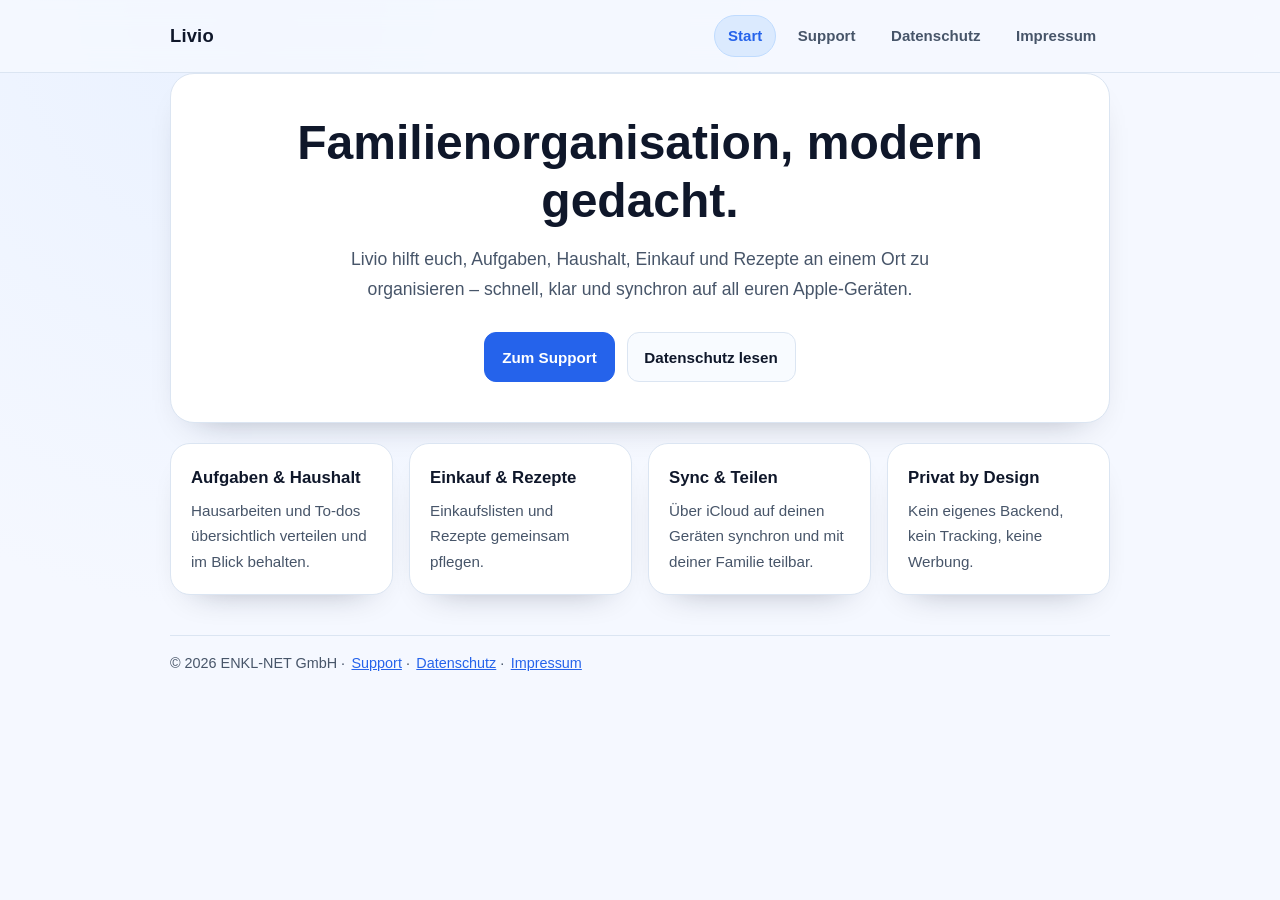
<file: index.html>
<!doctype html>
<html lang="de">
<head>
  <meta charset="utf-8">
  <title>Livio – Familienorganisation für Apple-Geräte</title>
  <meta name="viewport" content="width=device-width,initial-scale=1">
  <meta name="description" content="Livio hilft Familien, Aufgaben, Haushalt, Einkauf und Rezepte an einem Ort zu organisieren – synchron über iCloud, ohne Tracking.">
  <meta name="color-scheme" content="light dark">
  <meta name="theme-color" content="#2563eb">
  <link rel="icon" href="./favicon.svg" type="image/svg+xml">
  <link rel="stylesheet" href="./style.css">
</head>
<body>
  <a class="skip-link" href="#inhalt">Zum Inhalt springen</a>
  <header class="site-header">
    <div class="container header-inner">
      <a class="logo" href="./index.html">Livio</a>
      <nav class="nav" aria-label="Hauptnavigation">
        <a href="./index.html" aria-current="page">Start</a>
        <a href="./support.html">Support</a>
        <a href="./privacy.html">Datenschutz</a>
        <a href="./impressum.html">Impressum</a>
      </nav>
    </div>
  </header>

  <main id="inhalt" class="container">
    <section class="hero">
      <h1>Familienorganisation, modern gedacht.</h1>
      <p class="subtitle">Livio hilft euch, Aufgaben, Haushalt, Einkauf und Rezepte an einem Ort zu organisieren – schnell, klar und synchron auf all euren Apple-Geräten.</p>
      <div class="cta-row">
        <a class="btn primary" href="./support.html">Zum Support</a>
        <a class="btn secondary" href="./privacy.html">Datenschutz lesen</a>
      </div>
    </section>

    <section class="features" aria-label="Funktionen">
      <div class="card"><h2>Aufgaben &amp; Haushalt</h2><p>Hausarbeiten und To-dos übersichtlich verteilen und im Blick behalten.</p></div>
      <div class="card"><h2>Einkauf &amp; Rezepte</h2><p>Einkaufslisten und Rezepte gemeinsam pflegen.</p></div>
      <div class="card"><h2>Sync &amp; Teilen</h2><p>Über iCloud auf deinen Geräten synchron und mit deiner Familie teilbar.</p></div>
      <div class="card"><h2>Privat by Design</h2><p>Kein eigenes Backend, kein Tracking, keine Werbung.</p></div>
    </section>
    <footer>
      &copy; 2026 ENKL-NET GmbH &middot; <a href="./support.html">Support</a> &middot; <a href="./privacy.html">Datenschutz</a> &middot; <a href="./impressum.html">Impressum</a>
    </footer>
  </main>
</body>
</html>
</file>
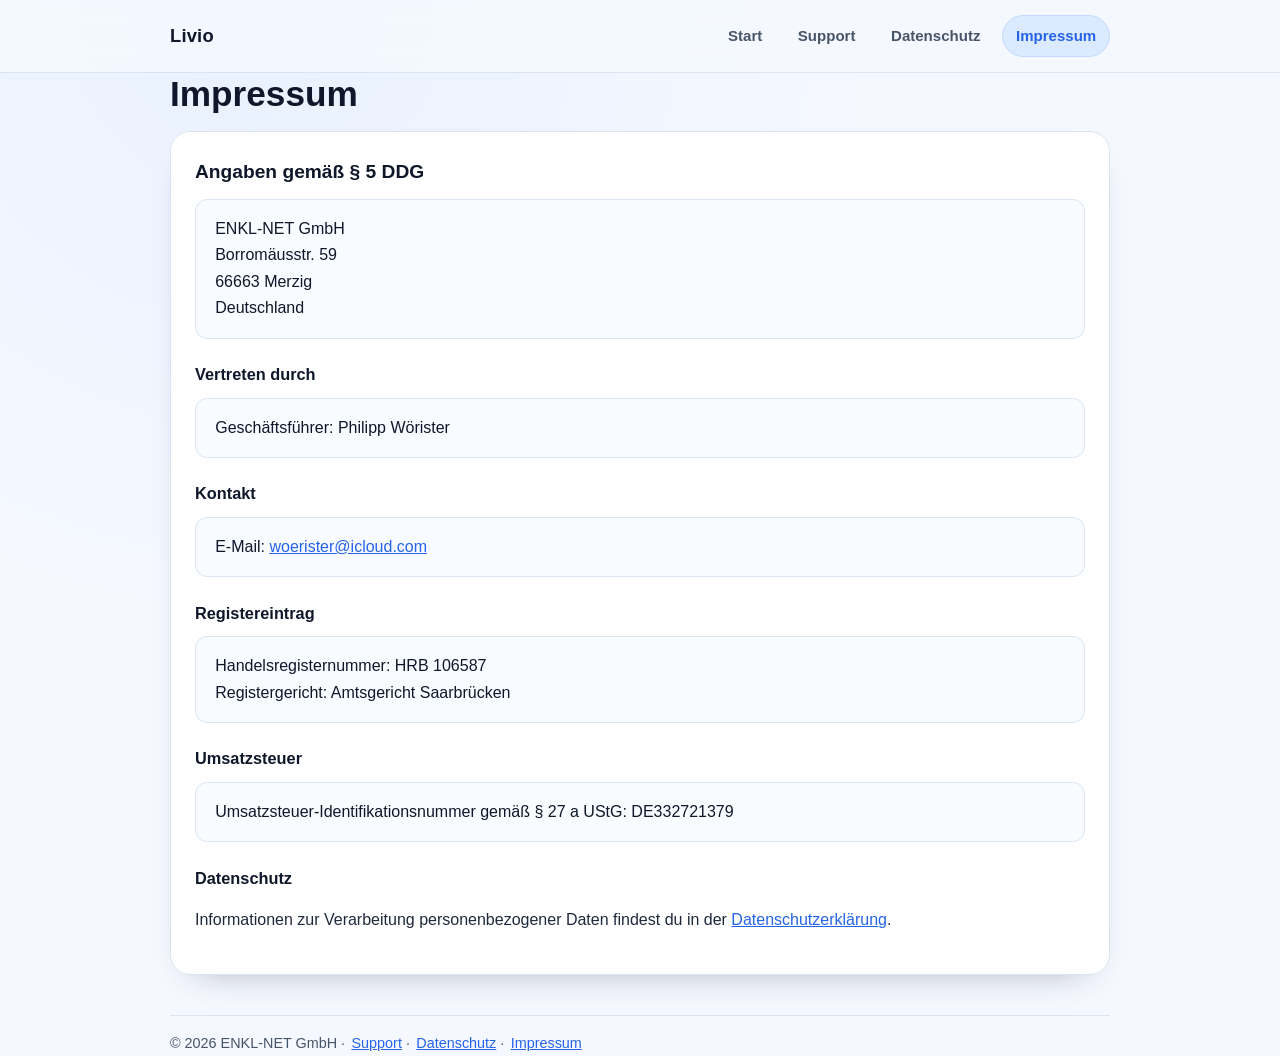
<file: impressum.html>
<!doctype html>
<html lang="de">
<head>
  <meta charset="utf-8">
  <title>Livio – Impressum</title>
  <meta name="viewport" content="width=device-width,initial-scale=1">
  <meta name="description" content="Impressum der ENKL-NET GmbH, Anbieter der App Livio.">
  <meta name="color-scheme" content="light dark">
  <meta name="theme-color" content="#2563eb">
  <link rel="icon" href="./favicon.svg" type="image/svg+xml">
  <link rel="stylesheet" href="./style.css">
</head>
<body>
  <a class="skip-link" href="#inhalt">Zum Inhalt springen</a>
  <header class="site-header">
    <div class="container header-inner">
      <a class="logo" href="./index.html">Livio</a>
      <nav class="nav" aria-label="Hauptnavigation">
        <a href="./index.html">Start</a>
        <a href="./support.html">Support</a>
        <a href="./privacy.html">Datenschutz</a>
        <a href="./impressum.html" aria-current="page">Impressum</a>
      </nav>
    </div>
  </header>

  <main id="inhalt" class="container">
    <h1>Impressum</h1>

    <section class="card">
      <h2>Angaben gemäß § 5 DDG</h2>
      <div class="legal-box">ENKL-NET GmbH<br>Borromäusstr. 59<br>66663 Merzig<br>Deutschland</div>
      <h3>Vertreten durch</h3>
      <div class="legal-box">Geschäftsführer: Philipp Wörister</div>
      <h3>Kontakt</h3>
      <div class="legal-box">E-Mail: <a href="mailto:woerister@icloud.com">woerister@icloud.com</a></div>
      <h3>Registereintrag</h3>
      <div class="legal-box">Handelsregisternummer: HRB 106587<br>Registergericht: Amtsgericht Saarbrücken</div>
      <h3>Umsatzsteuer</h3>
      <div class="legal-box">Umsatzsteuer-Identifikationsnummer gemäß § 27 a UStG: DE332721379</div>
      <h3>Datenschutz</h3>
      <p>Informationen zur Verarbeitung personenbezogener Daten findest du in der <a href="./privacy.html">Datenschutzerklärung</a>.</p>
    </section>
    <footer>
      &copy; 2026 ENKL-NET GmbH &middot; <a href="./support.html">Support</a> &middot; <a href="./privacy.html">Datenschutz</a> &middot; <a href="./impressum.html">Impressum</a>
    </footer>
  </main>
</body>
</html>
</file>
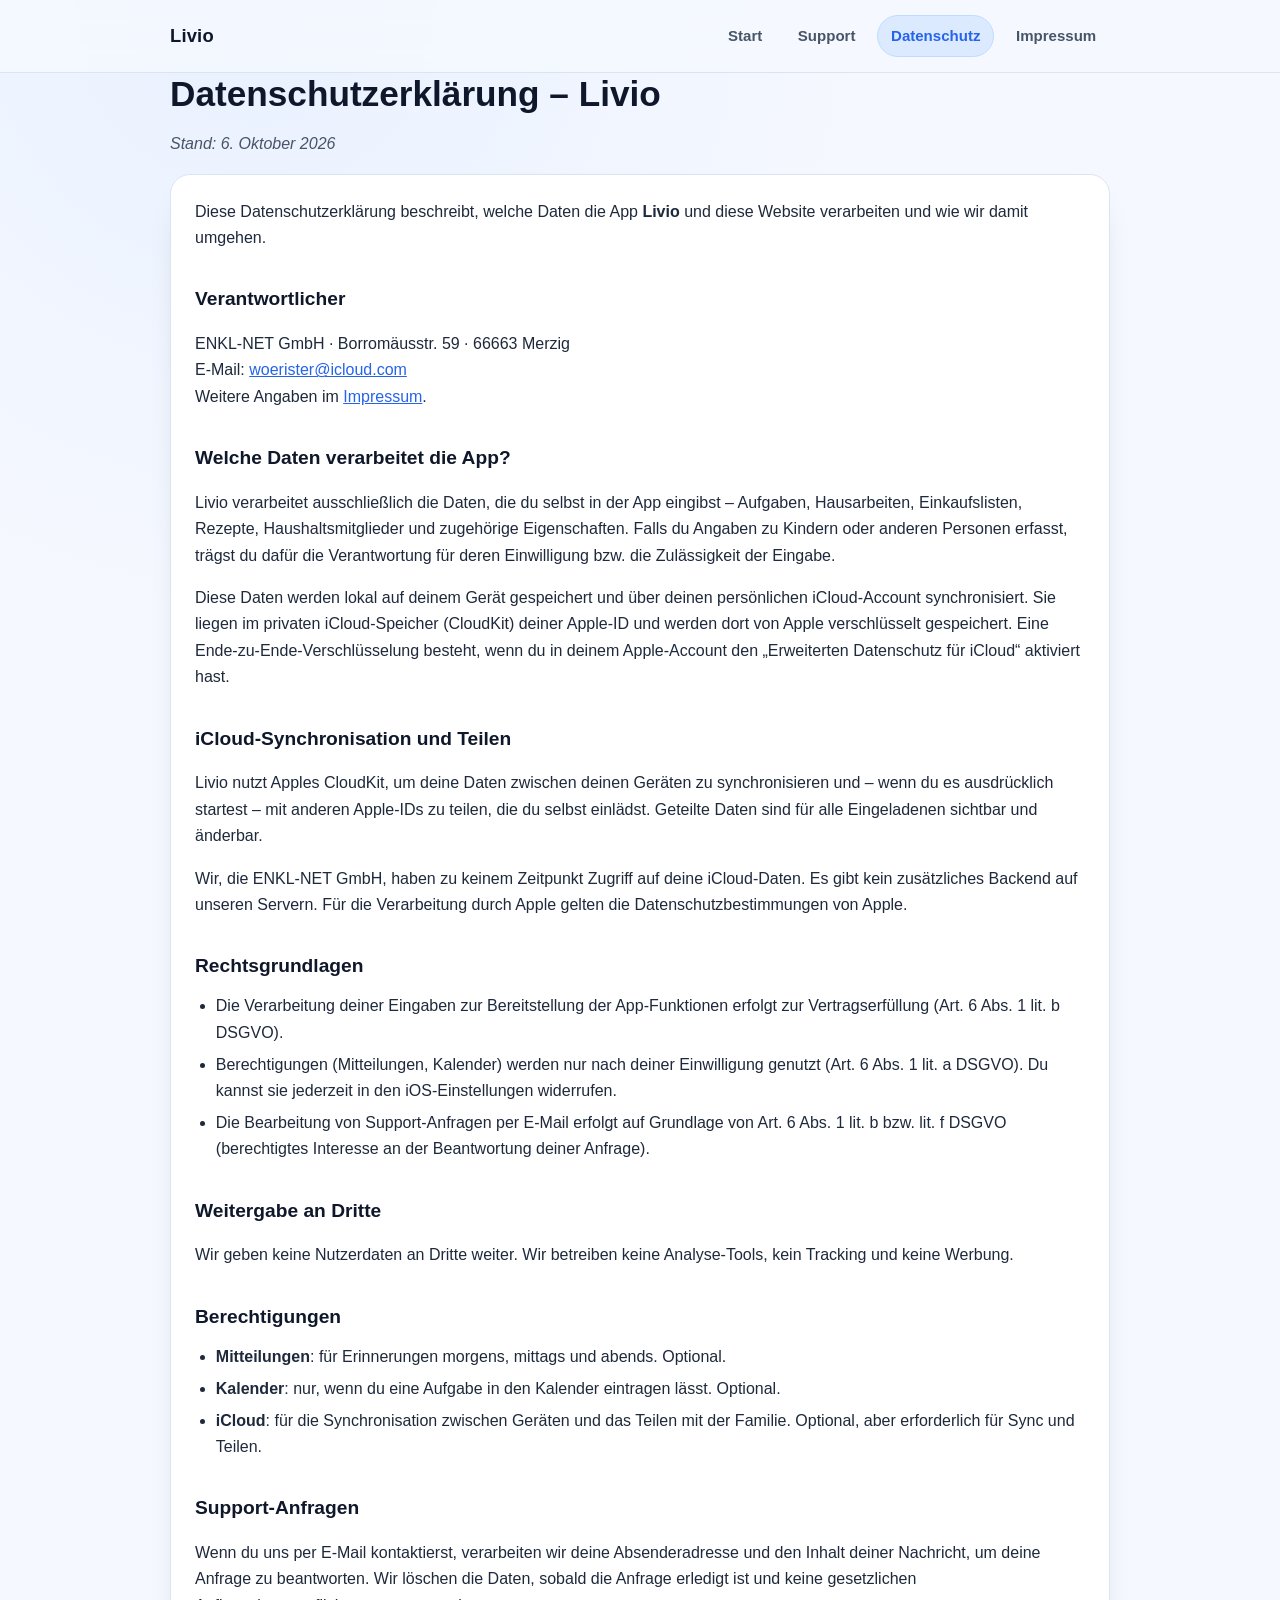
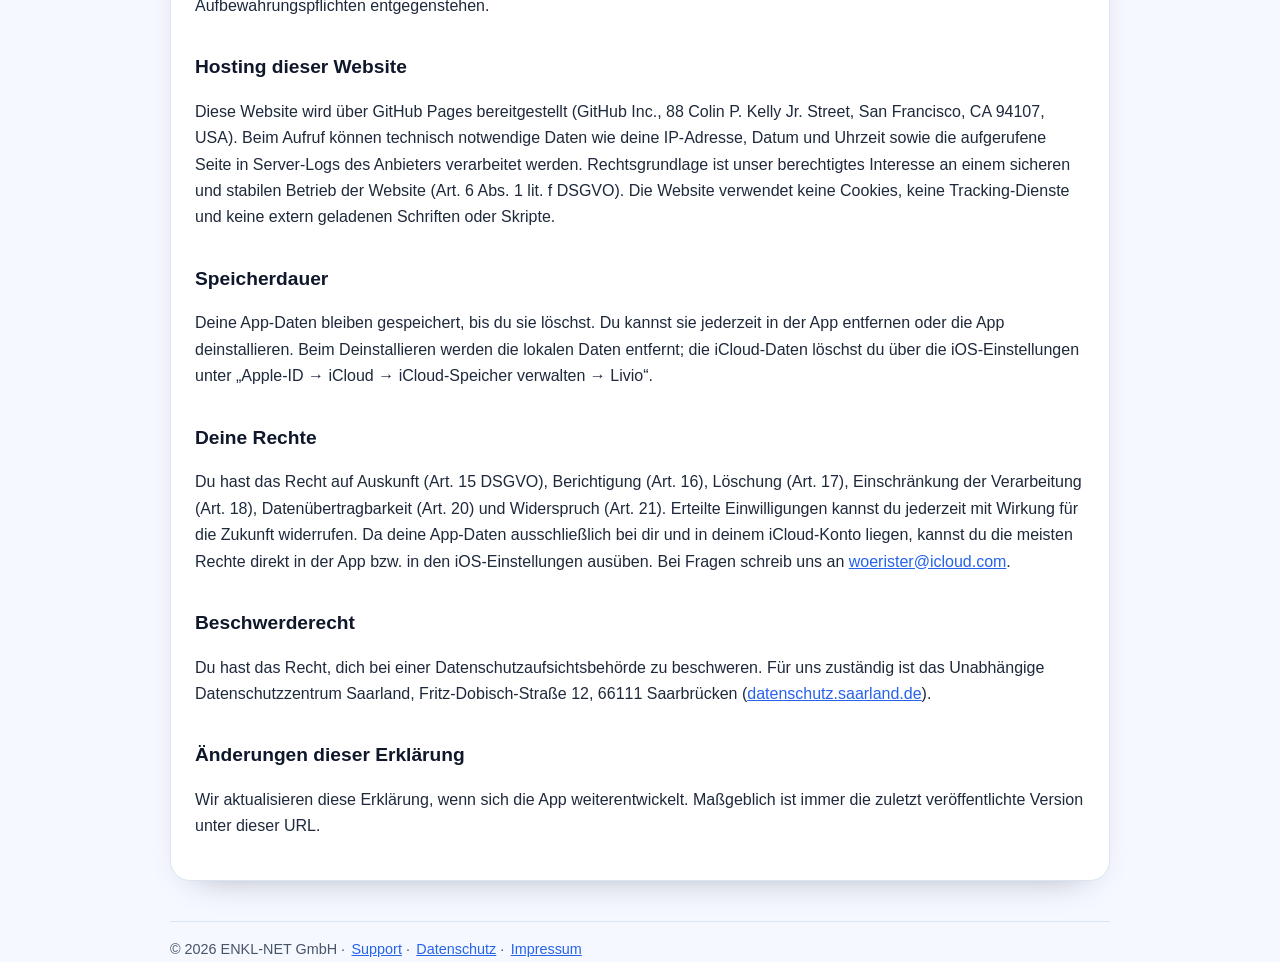
<file: privacy.html>
<!doctype html>
<html lang="de">
<head>
  <meta charset="utf-8">
  <title>Livio – Datenschutzerklärung</title>
  <meta name="viewport" content="width=device-width,initial-scale=1">
  <meta name="description" content="Datenschutzerklärung der App Livio der ENKL-NET GmbH: welche Daten verarbeitet werden, iCloud-Synchronisation und deine Rechte.">
  <meta name="color-scheme" content="light dark">
  <meta name="theme-color" content="#2563eb">
  <link rel="icon" href="./favicon.svg" type="image/svg+xml">
  <link rel="stylesheet" href="./style.css">
</head>
<body>
  <a class="skip-link" href="#inhalt">Zum Inhalt springen</a>
  <header class="site-header">
    <div class="container header-inner">
      <a class="logo" href="./index.html">Livio</a>
      <nav class="nav" aria-label="Hauptnavigation">
        <a href="./index.html">Start</a>
        <a href="./support.html">Support</a>
        <a href="./privacy.html" aria-current="page">Datenschutz</a>
        <a href="./impressum.html">Impressum</a>
      </nav>
    </div>
  </header>

  <main id="inhalt" class="container">
    <h1>Datenschutzerklärung – Livio</h1>
    <p class="muted"><em>Stand: 6. Oktober 2026</em></p>

    <section class="card">
      <p>Diese Datenschutzerklärung beschreibt, welche Daten die App <strong>Livio</strong> und diese Website verarbeiten und wie wir damit umgehen.</p>

      <h2>Verantwortlicher</h2>
      <p>ENKL-NET GmbH · Borromäusstr. 59 · 66663 Merzig<br>E-Mail: <a href="mailto:woerister@icloud.com">woerister@icloud.com</a><br>Weitere Angaben im <a href="./impressum.html">Impressum</a>.</p>

      <h2>Welche Daten verarbeitet die App?</h2>
      <p>Livio verarbeitet ausschließlich die Daten, die du selbst in der App eingibst – Aufgaben, Hausarbeiten, Einkaufslisten, Rezepte, Haushaltsmitglieder und zugehörige Eigenschaften. Falls du Angaben zu Kindern oder anderen Personen erfasst, trägst du dafür die Verantwortung für deren Einwilligung bzw. die Zulässigkeit der Eingabe.</p>
      <p>Diese Daten werden lokal auf deinem Gerät gespeichert und über deinen persönlichen iCloud-Account synchronisiert. Sie liegen im privaten iCloud-Speicher (CloudKit) deiner Apple-ID und werden dort von Apple verschlüsselt gespeichert. Eine Ende-zu-Ende-Verschlüsselung besteht, wenn du in deinem Apple-Account den „Erweiterten Datenschutz für iCloud“ aktiviert hast.</p>

      <h2>iCloud-Synchronisation und Teilen</h2>
      <p>Livio nutzt Apples CloudKit, um deine Daten zwischen deinen Geräten zu synchronisieren und – wenn du es ausdrücklich startest – mit anderen Apple-IDs zu teilen, die du selbst einlädst. Geteilte Daten sind für alle Eingeladenen sichtbar und änderbar.</p>
      <p>Wir, die ENKL-NET GmbH, haben zu keinem Zeitpunkt Zugriff auf deine iCloud-Daten. Es gibt kein zusätzliches Backend auf unseren Servern. Für die Verarbeitung durch Apple gelten die Datenschutzbestimmungen von Apple.</p>

      <h2>Rechtsgrundlagen</h2>
      <ul>
        <li>Die Verarbeitung deiner Eingaben zur Bereitstellung der App-Funktionen erfolgt zur Vertragserfüllung (Art. 6 Abs. 1 lit. b DSGVO).</li>
        <li>Berechtigungen (Mitteilungen, Kalender) werden nur nach deiner Einwilligung genutzt (Art. 6 Abs. 1 lit. a DSGVO). Du kannst sie jederzeit in den iOS-Einstellungen widerrufen.</li>
        <li>Die Bearbeitung von Support-Anfragen per E-Mail erfolgt auf Grundlage von Art. 6 Abs. 1 lit. b bzw. lit. f DSGVO (berechtigtes Interesse an der Beantwortung deiner Anfrage).</li>
      </ul>

      <h2>Weitergabe an Dritte</h2>
      <p>Wir geben keine Nutzerdaten an Dritte weiter. Wir betreiben keine Analyse-Tools, kein Tracking und keine Werbung.</p>

      <h2>Berechtigungen</h2>
      <ul>
        <li><strong>Mitteilungen</strong>: für Erinnerungen morgens, mittags und abends. Optional.</li>
        <li><strong>Kalender</strong>: nur, wenn du eine Aufgabe in den Kalender eintragen lässt. Optional.</li>
        <li><strong>iCloud</strong>: für die Synchronisation zwischen Geräten und das Teilen mit der Familie. Optional, aber erforderlich für Sync und Teilen.</li>
      </ul>

      <h2>Support-Anfragen</h2>
      <p>Wenn du uns per E-Mail kontaktierst, verarbeiten wir deine Absenderadresse und den Inhalt deiner Nachricht, um deine Anfrage zu beantworten. Wir löschen die Daten, sobald die Anfrage erledigt ist und keine gesetzlichen Aufbewahrungspflichten entgegenstehen.</p>

      <h2>Hosting dieser Website</h2>
      <p>Diese Website wird über GitHub Pages bereitgestellt (GitHub Inc., 88 Colin P. Kelly Jr. Street, San Francisco, CA 94107, USA). Beim Aufruf können technisch notwendige Daten wie deine IP-Adresse, Datum und Uhrzeit sowie die aufgerufene Seite in Server-Logs des Anbieters verarbeitet werden. Rechtsgrundlage ist unser berechtigtes Interesse an einem sicheren und stabilen Betrieb der Website (Art. 6 Abs. 1 lit. f DSGVO). Die Website verwendet keine Cookies, keine Tracking-Dienste und keine extern geladenen Schriften oder Skripte.</p>

      <h2>Speicherdauer</h2>
      <p>Deine App-Daten bleiben gespeichert, bis du sie löschst. Du kannst sie jederzeit in der App entfernen oder die App deinstallieren. Beim Deinstallieren werden die lokalen Daten entfernt; die iCloud-Daten löschst du über die iOS-Einstellungen unter „Apple-ID → iCloud → iCloud-Speicher verwalten → Livio“.</p>

      <h2>Deine Rechte</h2>
      <p>Du hast das Recht auf Auskunft (Art. 15 DSGVO), Berichtigung (Art. 16), Löschung (Art. 17), Einschränkung der Verarbeitung (Art. 18), Datenübertragbarkeit (Art. 20) und Widerspruch (Art. 21). Erteilte Einwilligungen kannst du jederzeit mit Wirkung für die Zukunft widerrufen. Da deine App-Daten ausschließlich bei dir und in deinem iCloud-Konto liegen, kannst du die meisten Rechte direkt in der App bzw. in den iOS-Einstellungen ausüben. Bei Fragen schreib uns an <a href="mailto:woerister@icloud.com">woerister@icloud.com</a>.</p>

      <h2>Beschwerderecht</h2>
      <p>Du hast das Recht, dich bei einer Datenschutzaufsichtsbehörde zu beschweren. Für uns zuständig ist das Unabhängige Datenschutzzentrum Saarland, Fritz-Dobisch-Straße 12, 66111 Saarbrücken (<a href="https://datenschutz.saarland.de" rel="noopener">datenschutz.saarland.de</a>).</p>

      <h2>Änderungen dieser Erklärung</h2>
      <p>Wir aktualisieren diese Erklärung, wenn sich die App weiterentwickelt. Maßgeblich ist immer die zuletzt veröffentlichte Version unter dieser URL.</p>
    </section>
    <footer>
      &copy; 2026 ENKL-NET GmbH &middot; <a href="./support.html">Support</a> &middot; <a href="./privacy.html">Datenschutz</a> &middot; <a href="./impressum.html">Impressum</a>
    </footer>
  </main>
</body>
</html>
</file>
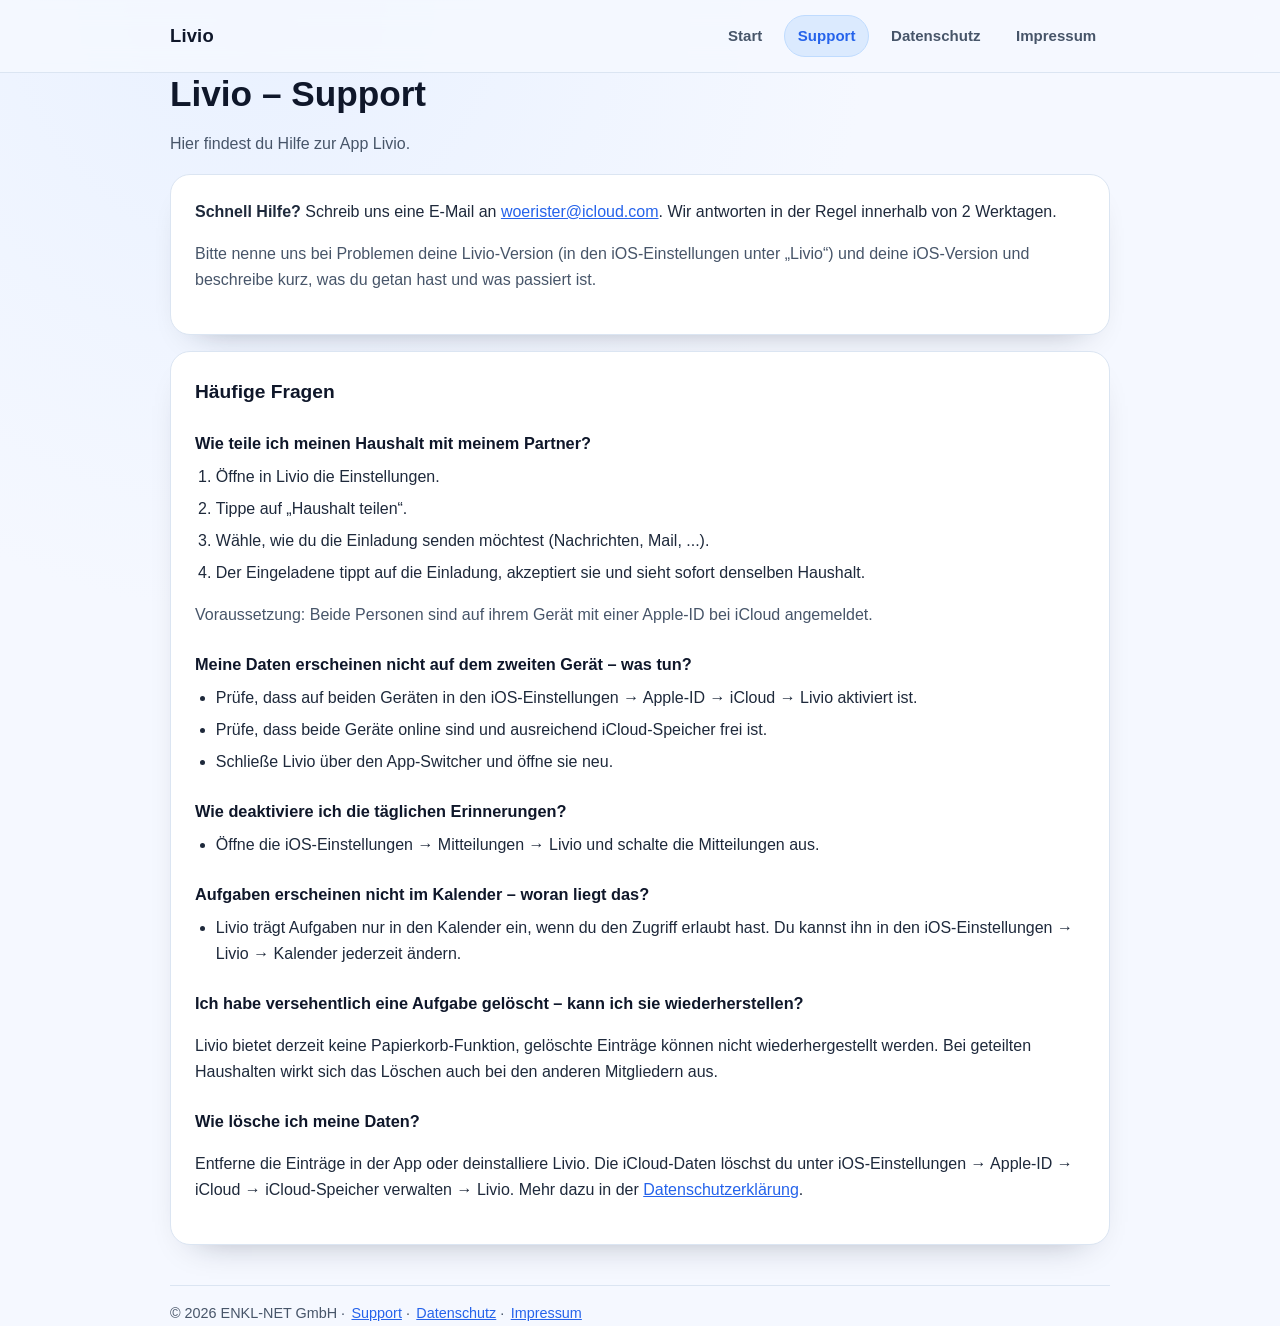
<file: support.html>
<!doctype html>
<html lang="de">
<head>
  <meta charset="utf-8">
  <title>Livio – Support</title>
  <meta name="viewport" content="width=device-width,initial-scale=1">
  <meta name="description" content="Hilfe und häufige Fragen zur App Livio: Haushalt teilen, iCloud-Synchronisation, Erinnerungen und Kontakt.">
  <meta name="color-scheme" content="light dark">
  <meta name="theme-color" content="#2563eb">
  <link rel="icon" href="./favicon.svg" type="image/svg+xml">
  <link rel="stylesheet" href="./style.css">
</head>
<body>
  <a class="skip-link" href="#inhalt">Zum Inhalt springen</a>
  <header class="site-header">
    <div class="container header-inner">
      <a class="logo" href="./index.html">Livio</a>
      <nav class="nav" aria-label="Hauptnavigation">
        <a href="./index.html">Start</a>
        <a href="./support.html" aria-current="page">Support</a>
        <a href="./privacy.html">Datenschutz</a>
        <a href="./impressum.html">Impressum</a>
      </nav>
    </div>
  </header>

  <main id="inhalt" class="container">
    <h1>Livio – Support</h1>
    <p class="muted">Hier findest du Hilfe zur App Livio.</p>

    <div class="card">
      <p><strong>Schnell Hilfe?</strong> Schreib uns eine E-Mail an <a href="mailto:woerister@icloud.com">woerister@icloud.com</a>. Wir antworten in der Regel innerhalb von 2 Werktagen.</p>
      <p class="muted">Bitte nenne uns bei Problemen deine Livio-Version (in den iOS-Einstellungen unter „Livio“) und deine iOS-Version und beschreibe kurz, was du getan hast und was passiert ist.</p>
    </div>

    <section class="card">
      <h2>Häufige Fragen</h2>
      <h3>Wie teile ich meinen Haushalt mit meinem Partner?</h3>
      <ol>
        <li>Öffne in Livio die Einstellungen.</li>
        <li>Tippe auf „Haushalt teilen“.</li>
        <li>Wähle, wie du die Einladung senden möchtest (Nachrichten, Mail, ...).</li>
        <li>Der Eingeladene tippt auf die Einladung, akzeptiert sie und sieht sofort denselben Haushalt.</li>
      </ol>
      <p class="muted">Voraussetzung: Beide Personen sind auf ihrem Gerät mit einer Apple-ID bei iCloud angemeldet.</p>

      <h3>Meine Daten erscheinen nicht auf dem zweiten Gerät – was tun?</h3>
      <ul>
        <li>Prüfe, dass auf beiden Geräten in den iOS-Einstellungen → Apple-ID → iCloud → Livio aktiviert ist.</li>
        <li>Prüfe, dass beide Geräte online sind und ausreichend iCloud-Speicher frei ist.</li>
        <li>Schließe Livio über den App-Switcher und öffne sie neu.</li>
      </ul>

      <h3>Wie deaktiviere ich die täglichen Erinnerungen?</h3>
      <ul><li>Öffne die iOS-Einstellungen → Mitteilungen → Livio und schalte die Mitteilungen aus.</li></ul>

      <h3>Aufgaben erscheinen nicht im Kalender – woran liegt das?</h3>
      <ul><li>Livio trägt Aufgaben nur in den Kalender ein, wenn du den Zugriff erlaubt hast. Du kannst ihn in den iOS-Einstellungen → Livio → Kalender jederzeit ändern.</li></ul>

      <h3>Ich habe versehentlich eine Aufgabe gelöscht – kann ich sie wiederherstellen?</h3>
      <p>Livio bietet derzeit keine Papierkorb-Funktion, gelöschte Einträge können nicht wiederhergestellt werden. Bei geteilten Haushalten wirkt sich das Löschen auch bei den anderen Mitgliedern aus.</p>

      <h3>Wie lösche ich meine Daten?</h3>
      <p>Entferne die Einträge in der App oder deinstalliere Livio. Die iCloud-Daten löschst du unter iOS-Einstellungen → Apple-ID → iCloud → iCloud-Speicher verwalten → Livio. Mehr dazu in der <a href="./privacy.html">Datenschutzerklärung</a>.</p>
    </section>
    <footer>
      &copy; 2026 ENKL-NET GmbH &middot; <a href="./support.html">Support</a> &middot; <a href="./privacy.html">Datenschutz</a> &middot; <a href="./impressum.html">Impressum</a>
    </footer>
  </main>
</body>
</html>
</file>
<file: style.css>
:root {
  --bg: #f5f8ff;
  --bg-glow: #e9f1ff;
  --surface: #ffffff;
  --surface-soft: #f8fbff;
  --text: #0f172a;
  --body: #1e293b;
  --muted: #475569;
  --line: #dbe5f2;
  --brand: #2563eb;
  --brand-soft: #dbeafe;
  --brand-line: #bfdbfe;
  --hover: #eef4ff;
  --header-bg: rgba(245, 248, 255, 0.85);
  --shadow: 0 16px 36px -26px rgba(15, 23, 42, 0.45);
}

@media (prefers-color-scheme: dark) {
  :root {
    --bg: #0b1220;
    --bg-glow: #14213d;
    --surface: #111b2e;
    --surface-soft: #0f1829;
    --text: #f1f5f9;
    --body: #e2e8f0;
    --muted: #94a3b8;
    --line: #243350;
    --brand: #60a5fa;
    --brand-soft: #1e3a6e;
    --brand-line: #2d4f8f;
    --hover: #172544;
    --header-bg: rgba(11, 18, 32, 0.85);
    --shadow: 0 16px 36px -26px rgba(0, 0, 0, 0.8);
  }
}

* { box-sizing: border-box; }

body {
  margin: 0;
  font-family: Inter, -apple-system, BlinkMacSystemFont, "Segoe UI", Roboto, sans-serif;
  color: var(--text);
  background: radial-gradient(circle at 20% 0%, var(--bg-glow) 0%, var(--bg) 45%) fixed, var(--bg);
  line-height: 1.65;
}

.container { max-width: 980px; margin: 0 auto; padding: 0 1.25rem; }

.skip-link {
  position: absolute;
  left: -999px;
  top: 0.5rem;
  background: var(--brand);
  color: #fff;
  padding: 0.5rem 0.9rem;
  border-radius: 8px;
  z-index: 100;
}
.skip-link:focus { left: 0.5rem; }

a { color: var(--brand); }
a:focus-visible, .btn:focus-visible {
  outline: 3px solid var(--brand);
  outline-offset: 2px;
  border-radius: 6px;
}

.site-header {
  position: sticky;
  top: 0;
  z-index: 20;
  backdrop-filter: blur(12px);
  -webkit-backdrop-filter: blur(12px);
  background: var(--header-bg);
  border-bottom: 1px solid var(--line);
}
.header-inner { min-height: 72px; display: flex; align-items: center; justify-content: space-between; gap: 1rem; }
.logo { text-decoration: none; color: var(--text); font-weight: 800; letter-spacing: 0.01em; font-size: 1.15rem; }
.nav { display: flex; flex-wrap: wrap; gap: 0.5rem; }
.nav a {
  text-decoration: none;
  color: var(--muted);
  padding: 0.5rem 0.8rem;
  border-radius: 999px;
  font-weight: 600;
  font-size: 0.94rem;
  border: 1px solid transparent;
}
.nav a:hover { background: var(--hover); color: var(--text); }
.nav a[aria-current="page"] { color: var(--brand); background: var(--brand-soft); border-color: var(--brand-line); }

main { padding: 2.4rem 0 4rem; }

h1 { margin: 0 0 0.45rem; font-size: clamp(1.7rem, 4vw, 2.2rem); line-height: 1.2; }
h2 { font-size: 1.2rem; margin: 2rem 0 0.7rem; }
h2:first-child { margin-top: 0; }
h3 { margin: 1.4rem 0 0.45rem; font-size: 1.02rem; }
p, li { color: var(--body); }
ol, ul { margin-top: 0.45rem; padding-left: 1.3rem; }
li { margin-bottom: 0.35rem; }
.muted { color: var(--muted); }

.card {
  background: var(--surface);
  border: 1px solid var(--line);
  border-radius: 20px;
  padding: 1.5rem;
  margin-top: 1rem;
  box-shadow: var(--shadow);
}
.card > :first-child { margin-top: 0; }

.legal-box {
  background: var(--surface-soft);
  border: 1px solid var(--line);
  border-radius: 12px;
  padding: 1rem 1.2rem;
  margin-top: 0.6rem;
}

/* Startseite */
.hero {
  background: var(--surface);
  border: 1px solid var(--line);
  border-radius: 24px;
  box-shadow: var(--shadow);
  padding: 2.5rem 2rem;
  text-align: center;
}
.hero h1 { font-size: clamp(2rem, 4vw, 3rem); }
.subtitle { margin: 1rem auto 0; max-width: 620px; color: var(--muted); font-size: 1.1rem; line-height: 1.7; }
.cta-row { margin-top: 1.7rem; display: flex; justify-content: center; gap: 0.75rem; flex-wrap: wrap; }
.btn {
  padding: 0.72rem 1.05rem;
  border-radius: 12px;
  text-decoration: none;
  font-weight: 700;
  font-size: 0.95rem;
  border: 1px solid var(--line);
}
.btn.primary { background: var(--brand); color: #fff; border-color: var(--brand); }
@media (prefers-color-scheme: dark) { .btn.primary, .skip-link { color: #0b1220; } }
.btn.secondary { color: var(--text); background: var(--surface-soft); }

.features { display: grid; grid-template-columns: repeat(auto-fit, minmax(210px, 1fr)); gap: 1rem; margin-top: 1.25rem; }
.features .card { margin-top: 0; padding: 1.25rem; }
.features h2 { font-size: 1.05rem; margin: 0 0 0.4rem; }
.features p { margin: 0; color: var(--muted); font-size: 0.95rem; }

footer { margin-top: 2.5rem; border-top: 1px solid var(--line); padding-top: 1rem; color: var(--muted); font-size: 0.9rem; }
footer a { margin-left: 0.15rem; }
</file>
